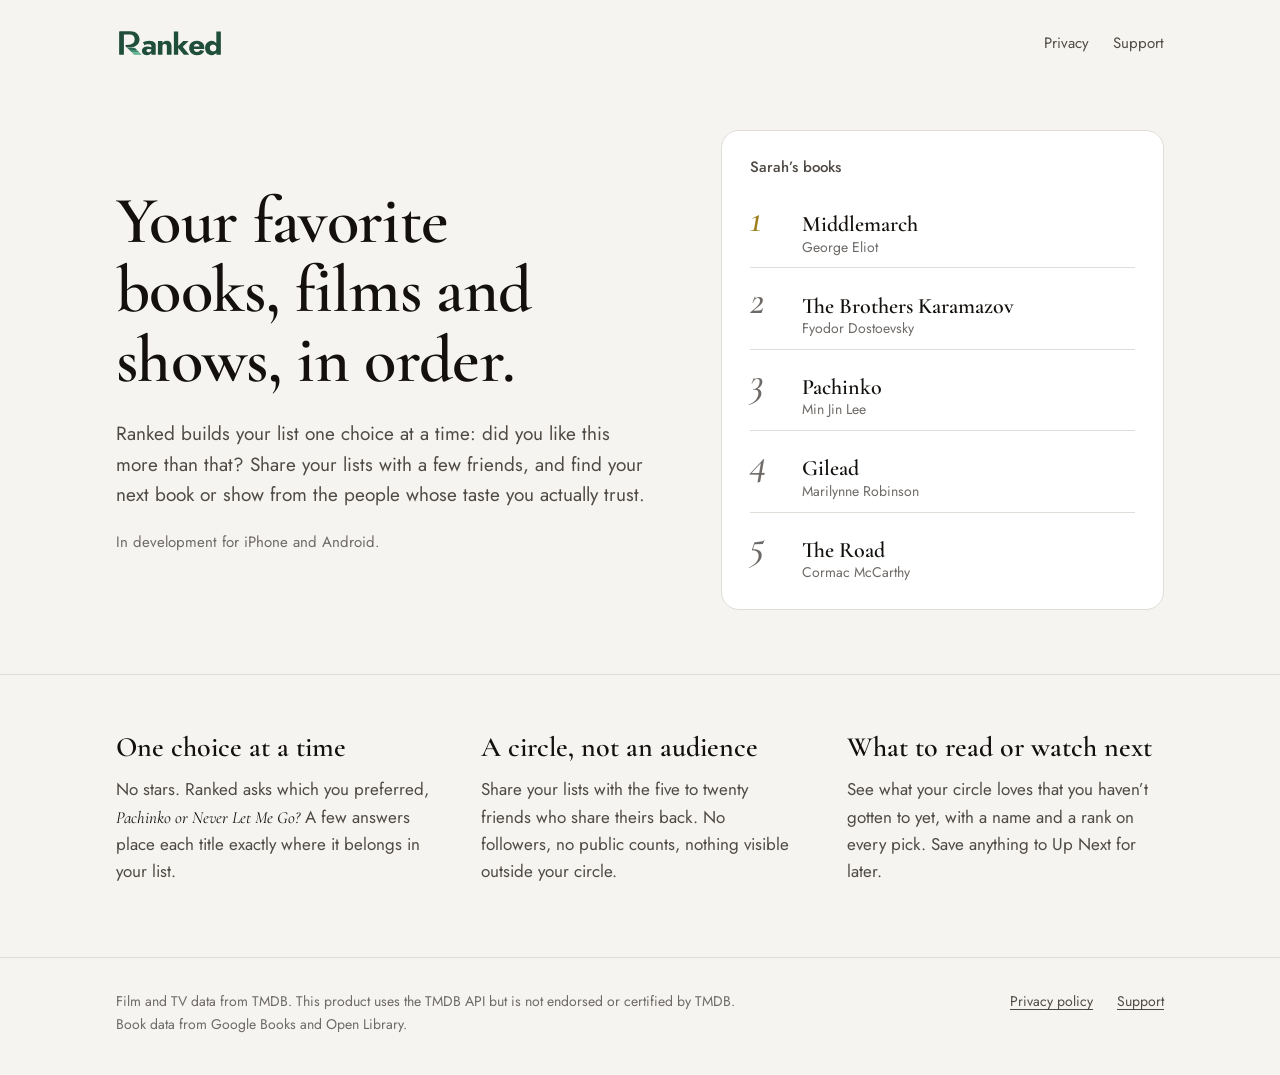
<file: index.html>
<!doctype html>
<html lang="en">
<head>
  <meta charset="utf-8">
  <meta name="viewport" content="width=device-width, initial-scale=1">
  <title>Ranked — rank books, films and TV with your circle</title>
  <meta name="description" content="Ranked builds your personal ranked lists of books, films and TV one comparison at a time, and shares them with a small circle of friends whose taste you trust.">
  <link rel="icon" href="assets/favicon.svg" type="image/svg+xml">
  <link rel="preconnect" href="https://fonts.googleapis.com">
  <link rel="preconnect" href="https://fonts.gstatic.com" crossorigin>
  <link rel="stylesheet" href="https://fonts.googleapis.com/css2?family=Cormorant+Garamond:ital,wght@0,500;0,600;1,500&family=Jost:wght@400;500&display=swap">
  <link rel="stylesheet" href="assets/style.css">
</head>
<body>
  <header class="site-header">
    <div class="wrap">
      <a class="wordmark" href="./" aria-label="Ranked home">
        <picture>
          <source srcset="assets/ranked-dark-wordmark.svg" media="(prefers-color-scheme: dark)">
          <img src="assets/ranked-light-wordmark.svg" alt="Ranked">
        </picture>
      </a>
      <nav class="site-nav" aria-label="Site">
        <a href="privacy.html">Privacy</a>
        <a href="support.html">Support</a>
      </nav>
    </div>
  </header>

  <main>
    <section class="hero">
      <div class="wrap">
        <div>
          <h1>Your favorite books, films and shows, in order.</h1>
          <p class="lede">Ranked builds your list one choice at a time: did you like this more than that? Share your lists with a few friends, and find your next book or show from the people whose taste you actually trust.</p>
          <p class="status">In development for iPhone and Android.</p>
        </div>

        <figure class="list-card" aria-label="Example ranked list">
          <h2>Sarah’s books</h2>
          <ol class="ranked">
            <li><span class="rank" aria-hidden="true">1</span><span class="title">Middlemarch<span class="creator">George Eliot</span></span></li>
            <li><span class="rank" aria-hidden="true">2</span><span class="title">The Brothers Karamazov<span class="creator">Fyodor Dostoevsky</span></span></li>
            <li><span class="rank" aria-hidden="true">3</span><span class="title">Pachinko<span class="creator">Min Jin Lee</span></span></li>
            <li><span class="rank" aria-hidden="true">4</span><span class="title">Gilead<span class="creator">Marilynne Robinson</span></span></li>
            <li><span class="rank" aria-hidden="true">5</span><span class="title">The Road<span class="creator">Cormac McCarthy</span></span></li>
          </ol>
        </figure>
      </div>
    </section>

    <section class="how" aria-label="How Ranked works">
      <div class="wrap">
        <div>
          <h2>One choice at a time</h2>
          <p>No stars. Ranked asks which you preferred, <span class="versus">Pachinko or Never Let Me Go?</span> A few answers place each title exactly where it belongs in your list.</p>
        </div>
        <div>
          <h2>A circle, not an audience</h2>
          <p>Share your lists with the five to twenty friends who share theirs back. No followers, no public counts, nothing visible outside your circle.</p>
        </div>
        <div>
          <h2>What to read or watch next</h2>
          <p>See what your circle loves that you haven’t gotten to yet, with a name and a rank on every pick. Save anything to Up Next for later.</p>
        </div>
      </div>
    </section>
  </main>

  <footer class="site-footer">
    <div class="wrap">
      <p>Film and TV data from TMDB. This product uses the TMDB API but is not endorsed or certified by TMDB. Book data from Google Books and Open Library.</p>
      <nav aria-label="Footer">
        <a href="privacy.html">Privacy policy</a>
        <a href="support.html">Support</a>
      </nav>
    </div>
  </footer>
</body>
</html>
</file>
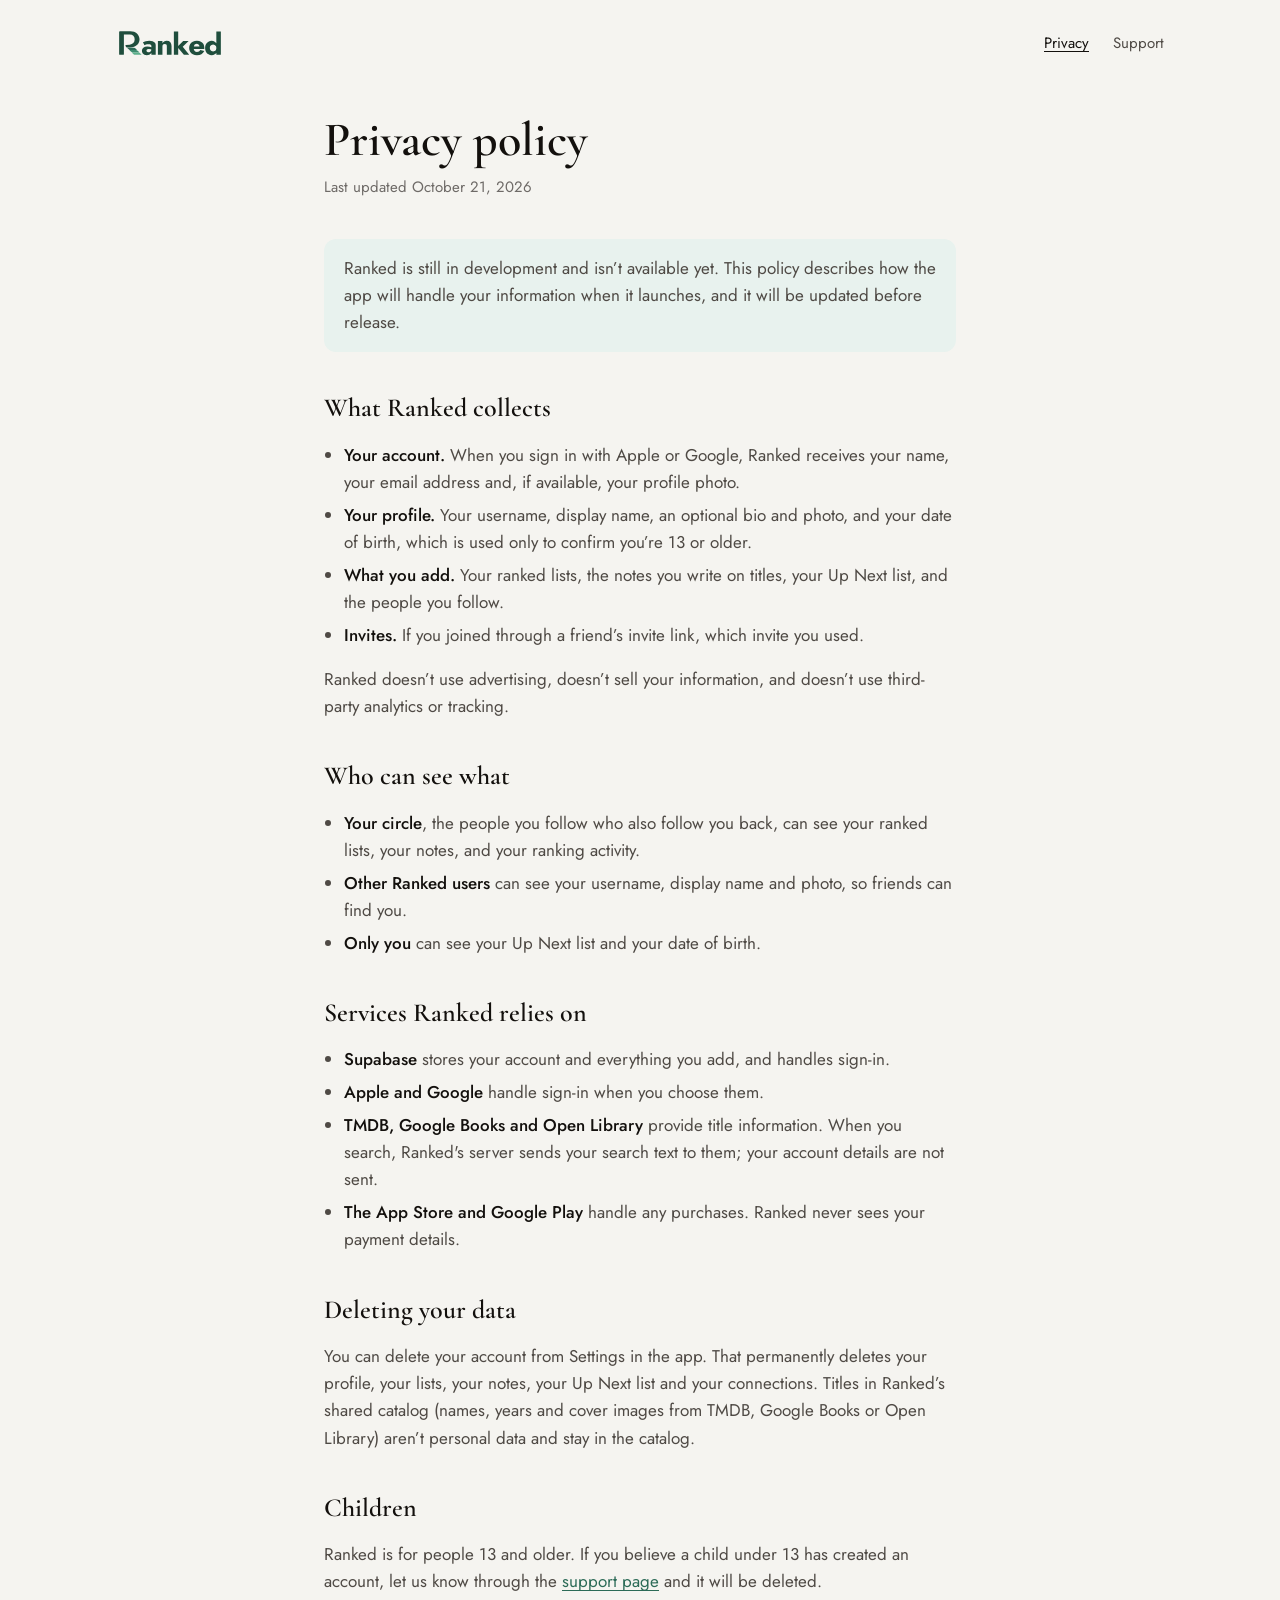
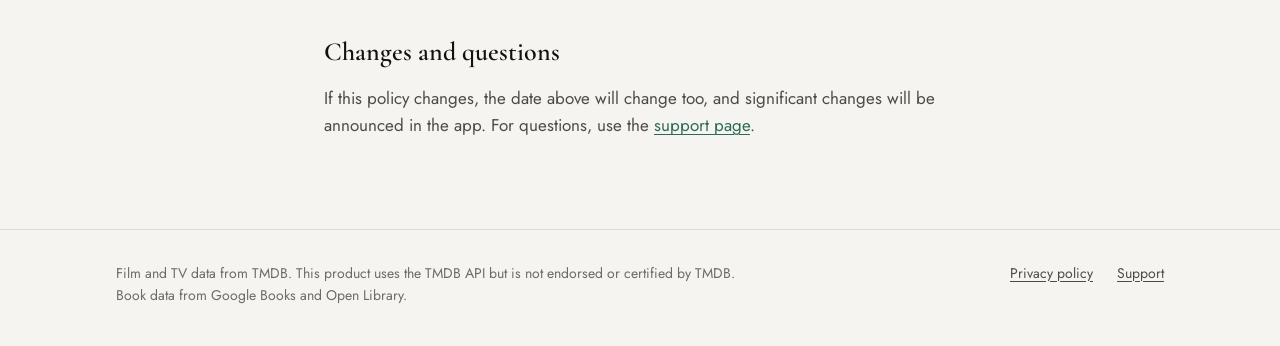
<file: privacy.html>
<!doctype html>
<html lang="en">
<head>
  <meta charset="utf-8">
  <meta name="viewport" content="width=device-width, initial-scale=1">
  <title>Privacy policy — Ranked</title>
  <meta name="description" content="How Ranked collects, uses and shares your information.">
  <link rel="icon" href="assets/favicon.svg" type="image/svg+xml">
  <link rel="preconnect" href="https://fonts.googleapis.com">
  <link rel="preconnect" href="https://fonts.gstatic.com" crossorigin>
  <link rel="stylesheet" href="https://fonts.googleapis.com/css2?family=Cormorant+Garamond:ital,wght@0,500;0,600;1,500&family=Jost:wght@400;500&display=swap">
  <link rel="stylesheet" href="assets/style.css">
</head>
<body>
  <header class="site-header">
    <div class="wrap">
      <a class="wordmark" href="./" aria-label="Ranked home">
        <picture>
          <source srcset="assets/ranked-dark-wordmark.svg" media="(prefers-color-scheme: dark)">
          <img src="assets/ranked-light-wordmark.svg" alt="Ranked">
        </picture>
      </a>
      <nav class="site-nav" aria-label="Site">
        <a href="privacy.html" aria-current="page">Privacy</a>
        <a href="support.html">Support</a>
      </nav>
    </div>
  </header>

  <main class="doc">
    <div class="wrap">
      <h1>Privacy policy</h1>
      <p class="updated">Last updated October 21, 2026</p>

      <p class="note">Ranked is still in development and isn’t available yet. This policy describes how the app will handle your information when it launches, and it will be updated before release.</p>

      <h2>What Ranked collects</h2>
      <ul>
        <li><strong>Your account.</strong> When you sign in with Apple or Google, Ranked receives your name, your email address and, if available, your profile photo.</li>
        <li><strong>Your profile.</strong> Your username, display name, an optional bio and photo, and your date of birth, which is used only to confirm you’re 13 or older.</li>
        <li><strong>What you add.</strong> Your ranked lists, the notes you write on titles, your Up Next list, and the people you follow.</li>
        <li><strong>Invites.</strong> If you joined through a friend’s invite link, which invite you used.</li>
      </ul>
      <p>Ranked doesn’t use advertising, doesn’t sell your information, and doesn’t use third-party analytics or tracking.</p>

      <h2>Who can see what</h2>
      <ul>
        <li><strong>Your circle</strong>, the people you follow who also follow you back, can see your ranked lists, your notes, and your ranking activity.</li>
        <li><strong>Other Ranked users</strong> can see your username, display name and photo, so friends can find you.</li>
        <li><strong>Only you</strong> can see your Up Next list and your date of birth.</li>
      </ul>

      <h2>Services Ranked relies on</h2>
      <ul>
        <li><strong>Supabase</strong> stores your account and everything you add, and handles sign-in.</li>
        <li><strong>Apple and Google</strong> handle sign-in when you choose them.</li>
        <li><strong>TMDB, Google Books and Open Library</strong> provide title information. When you search, Ranked's server sends your search text to them; your account details are not sent.</li>
        <li><strong>The App Store and Google Play</strong> handle any purchases. Ranked never sees your payment details.</li>
      </ul>

      <h2>Deleting your data</h2>
      <p>You can delete your account from Settings in the app. That permanently deletes your profile, your lists, your notes, your Up Next list and your connections. Titles in Ranked’s shared catalog (names, years and cover images from TMDB, Google Books or Open Library) aren’t personal data and stay in the catalog.</p>

      <h2>Children</h2>
      <p>Ranked is for people 13 and older. If you believe a child under 13 has created an account, let us know through the <a href="support.html">support page</a> and it will be deleted.</p>

      <h2>Changes and questions</h2>
      <p>If this policy changes, the date above will change too, and significant changes will be announced in the app. For questions, use the <a href="support.html">support page</a>.</p>
    </div>
  </main>

  <footer class="site-footer">
    <div class="wrap">
      <p>Film and TV data from TMDB. This product uses the TMDB API but is not endorsed or certified by TMDB. Book data from Google Books and Open Library.</p>
      <nav aria-label="Footer">
        <a href="privacy.html">Privacy policy</a>
        <a href="support.html">Support</a>
      </nav>
    </div>
  </footer>
</body>
</html>
</file>
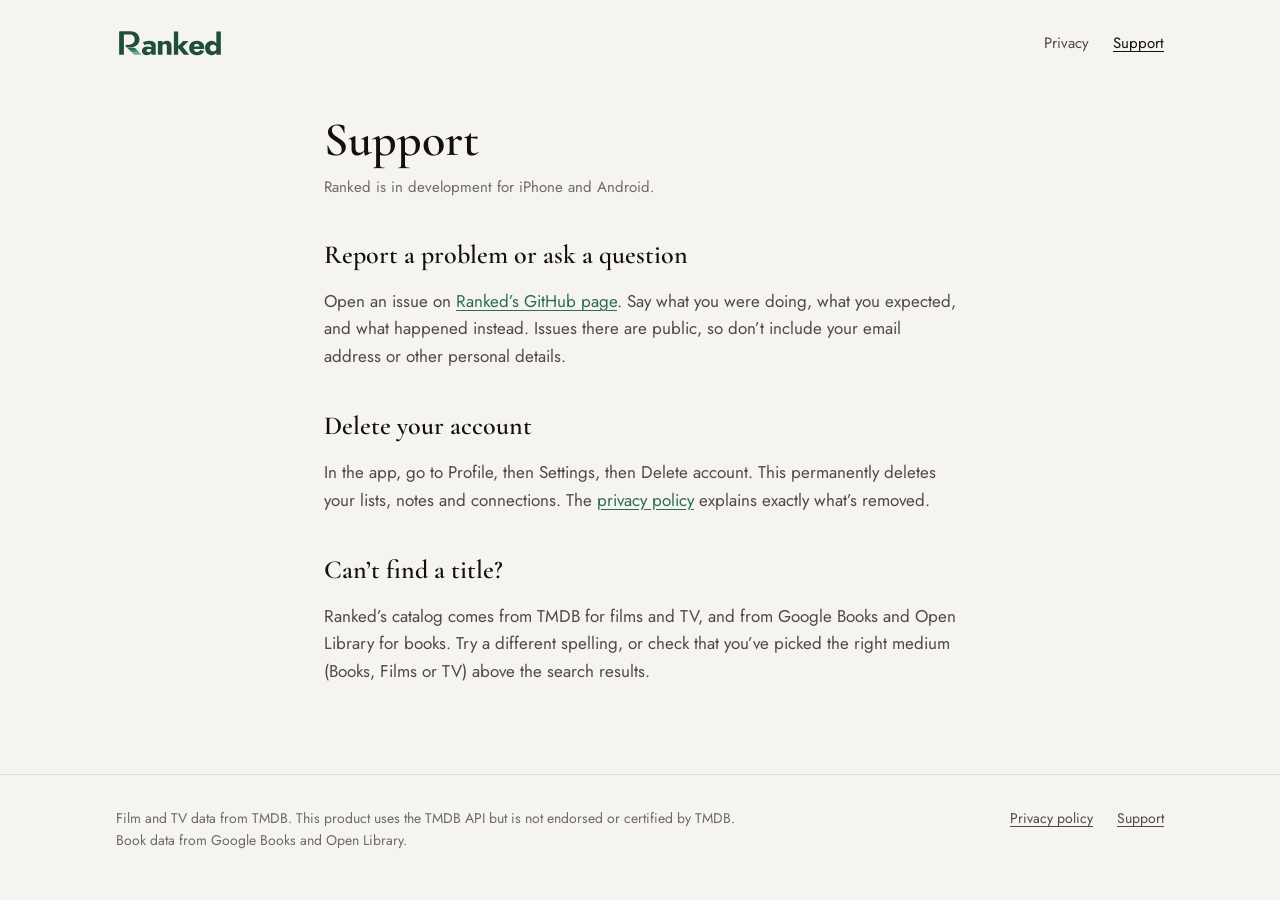
<file: support.html>
<!doctype html>
<html lang="en">
<head>
  <meta charset="utf-8">
  <meta name="viewport" content="width=device-width, initial-scale=1">
  <title>Support — Ranked</title>
  <meta name="description" content="Get help with Ranked, report a problem, or ask a question.">
  <link rel="icon" href="assets/favicon.svg" type="image/svg+xml">
  <link rel="preconnect" href="https://fonts.googleapis.com">
  <link rel="preconnect" href="https://fonts.gstatic.com" crossorigin>
  <link rel="stylesheet" href="https://fonts.googleapis.com/css2?family=Cormorant+Garamond:ital,wght@0,500;0,600;1,500&family=Jost:wght@400;500&display=swap">
  <link rel="stylesheet" href="assets/style.css">
</head>
<body>
  <header class="site-header">
    <div class="wrap">
      <a class="wordmark" href="./" aria-label="Ranked home">
        <picture>
          <source srcset="assets/ranked-dark-wordmark.svg" media="(prefers-color-scheme: dark)">
          <img src="assets/ranked-light-wordmark.svg" alt="Ranked">
        </picture>
      </a>
      <nav class="site-nav" aria-label="Site">
        <a href="privacy.html">Privacy</a>
        <a href="support.html" aria-current="page">Support</a>
      </nav>
    </div>
  </header>

  <main class="doc">
    <div class="wrap">
      <h1>Support</h1>
      <p class="updated">Ranked is in development for iPhone and Android.</p>

      <h2>Report a problem or ask a question</h2>
      <p>Open an issue on <a href="https://github.com/olsonbc/ranked/issues">Ranked’s GitHub page</a>. Say what you were doing, what you expected, and what happened instead. Issues there are public, so don’t include your email address or other personal details.</p>

      <h2>Delete your account</h2>
      <p>In the app, go to Profile, then Settings, then Delete account. This permanently deletes your lists, notes and connections. The <a href="privacy.html">privacy policy</a> explains exactly what’s removed.</p>

      <h2>Can’t find a title?</h2>
      <p>Ranked’s catalog comes from TMDB for films and TV, and from Google Books and Open Library for books. Try a different spelling, or check that you’ve picked the right medium (Books, Films or TV) above the search results.</p>
    </div>
  </main>

  <footer class="site-footer">
    <div class="wrap">
      <p>Film and TV data from TMDB. This product uses the TMDB API but is not endorsed or certified by TMDB. Book data from Google Books and Open Library.</p>
      <nav aria-label="Footer">
        <a href="privacy.html">Privacy policy</a>
        <a href="support.html">Support</a>
      </nav>
    </div>
  </footer>
</body>
</html>
</file>
<file: assets/style.css>
/* Ranked public site. Tokens mirror the app design spec (Design/ranked-design-spec.html v0.5). */
:root {
  --bg: #F5F4F0;
  --surface: #FFFFFF;
  --border: #E0DDD9;
  --text: #13100D;
  --text2: #4F4A45;
  --text3: #6E6A67;
  --accent: #2C6B57;
  --accent-lt: #E8F2EE;
  --gold: #9D7E1A;  /* marks and large type only: 3.5:1 on --bg, 3.9:1 on --surface */
  --watch: #4A6FA5;
  --display: 'Cormorant Garamond', Georgia, serif;
  --body: 'Jost', system-ui, sans-serif;
  color-scheme: light;
}
@media (prefers-color-scheme: dark) {
  :root {
    --bg: #111009;
    --surface: #1C1A17;
    --border: #32302C;
    --text: #F0EDE8;
    --text2: #BDB8B0;
    --text3: #8C8985;
    --accent: #3D8C6F;
    --accent-lt: #1A3329;
    --gold: #D4AC30;
    --watch: #7BA3D8;
    color-scheme: dark;
  }
}

*, *::before, *::after { box-sizing: border-box; }
html { -webkit-text-size-adjust: 100%; }
body {
  margin: 0;
  background: var(--bg);
  color: var(--text);
  font-family: var(--body);
  font-size: 1.0625rem;      /* 17px */
  line-height: 1.6;
}
a { color: var(--accent); text-underline-offset: 0.18em; }
a:hover { text-decoration-thickness: 2px; }
:focus-visible { outline: 2px solid var(--accent); outline-offset: 3px; border-radius: 2px; }

.wrap { max-width: 68rem; margin: 0 auto; padding: 0 1.25rem; }

/* Header */
.site-header { padding: 1.75rem 0 0; }
.site-header .wrap { display: flex; align-items: center; justify-content: space-between; gap: 1rem; }
.wordmark img { display: block; height: 30px; width: auto; }
.site-nav { display: flex; gap: 1.5rem; font-size: 0.9375rem; }
.site-nav a { color: var(--text2); text-decoration: none; }
.site-nav a:hover, .site-nav a[aria-current="page"] { color: var(--text); text-decoration: underline; }

/* Landing hero: copy left, a ranked list right */
.hero { padding: 4.5rem 0 4rem; }
.hero .wrap { display: grid; grid-template-columns: minmax(0, 1.1fr) minmax(0, 0.9fr); gap: 4rem; align-items: center; }
.hero h1 {
  font-family: var(--display);
  font-weight: 600;
  font-size: clamp(2.5rem, 5.2vw, 4.25rem);
  line-height: 1.05;
  letter-spacing: -0.01em;
  margin: 0 0 1.5rem;
  text-wrap: balance;
}
.hero .lede { font-size: 1.1875rem; color: var(--text2); max-width: 34rem; margin: 0 0 1.25rem; }
.status { font-size: 0.9375rem; color: var(--text3); margin: 0; }

/* The memorable element: a friend's list with large italic rank numerals */
.list-card { margin: 0; background: var(--surface); border: 1px solid var(--border); border-radius: 18px; padding: 1.5rem 1.75rem 1rem; }
.list-card h2 { font-family: var(--body); font-weight: 500; font-size: 0.9375rem; color: var(--text2); margin: 0 0 0.5rem; }
.ranked { list-style: none; margin: 0; padding: 0; }
.ranked li {
  display: grid;
  grid-template-columns: 3.25rem 1fr;
  align-items: baseline;
  padding: 0.7rem 0;
  border-top: 1px solid var(--border);
}
.ranked li:first-child { border-top: 0; }
.rank {
  font-family: var(--display);
  font-style: italic;
  font-weight: 500;
  font-size: 2.5rem;
  line-height: 1;
  color: var(--text3);
}
.ranked li:first-child .rank { color: var(--gold); }  /* 40px is large type, so 3:1 is enough */
.title { font-family: var(--display); font-weight: 600; font-size: 1.375rem; line-height: 1.25; }
.creator { display: block; font-family: var(--body); font-size: 0.875rem; color: var(--text3); font-weight: 400; }

/* How it works */
.how { padding: 3.5rem 0 4.5rem; border-top: 1px solid var(--border); }
.how .wrap { display: grid; grid-template-columns: repeat(3, minmax(0, 1fr)); gap: 3rem; }
.how h2 { font-family: var(--display); font-weight: 600; font-size: 1.75rem; line-height: 1.2; margin: 0 0 0.75rem; }
.how p { color: var(--text2); margin: 0; max-width: 30rem; }
.versus { font-family: var(--display); font-style: italic; color: var(--text); }

/* Document pages (privacy, support) */
.doc { padding: 3.5rem 0 4.5rem; }
.doc .wrap { max-width: 42rem; }
.doc h1 { font-family: var(--display); font-weight: 600; font-size: clamp(2.25rem, 4.5vw, 3rem); line-height: 1.1; margin: 0 0 0.5rem; }
.doc .updated { color: var(--text3); font-size: 0.9375rem; margin: 0 0 2.5rem; }
.doc h2 { font-family: var(--display); font-weight: 600; font-size: 1.625rem; line-height: 1.25; margin: 2.5rem 0 0.75rem; }
.doc p, .doc li { color: var(--text2); }
.doc strong { color: var(--text); font-weight: 500; }
.doc ul { padding-left: 1.25rem; }
.doc li { margin: 0.35rem 0; }
.note { background: var(--accent-lt); border-radius: 12px; padding: 1rem 1.25rem; color: var(--text); }

/* Footer */
.site-footer { border-top: 1px solid var(--border); padding: 2rem 0 2.5rem; font-size: 0.875rem; color: var(--text3); }
.site-footer .wrap { display: flex; flex-wrap: wrap; gap: 0.75rem 2rem; justify-content: space-between; }
.site-footer p { margin: 0; max-width: 40rem; }
.site-footer nav { display: flex; gap: 1.5rem; }
.site-footer a { color: var(--text2); }

@media (max-width: 760px) {
  .hero { padding: 3rem 0 3rem; }
  .hero .wrap { grid-template-columns: 1fr; gap: 2.5rem; }
  .how .wrap { grid-template-columns: 1fr; gap: 2rem; }
  .site-nav { gap: 1rem; }
}
@media (prefers-reduced-motion: reduce) { * { transition: none !important; animation: none !important; } }
</file>
